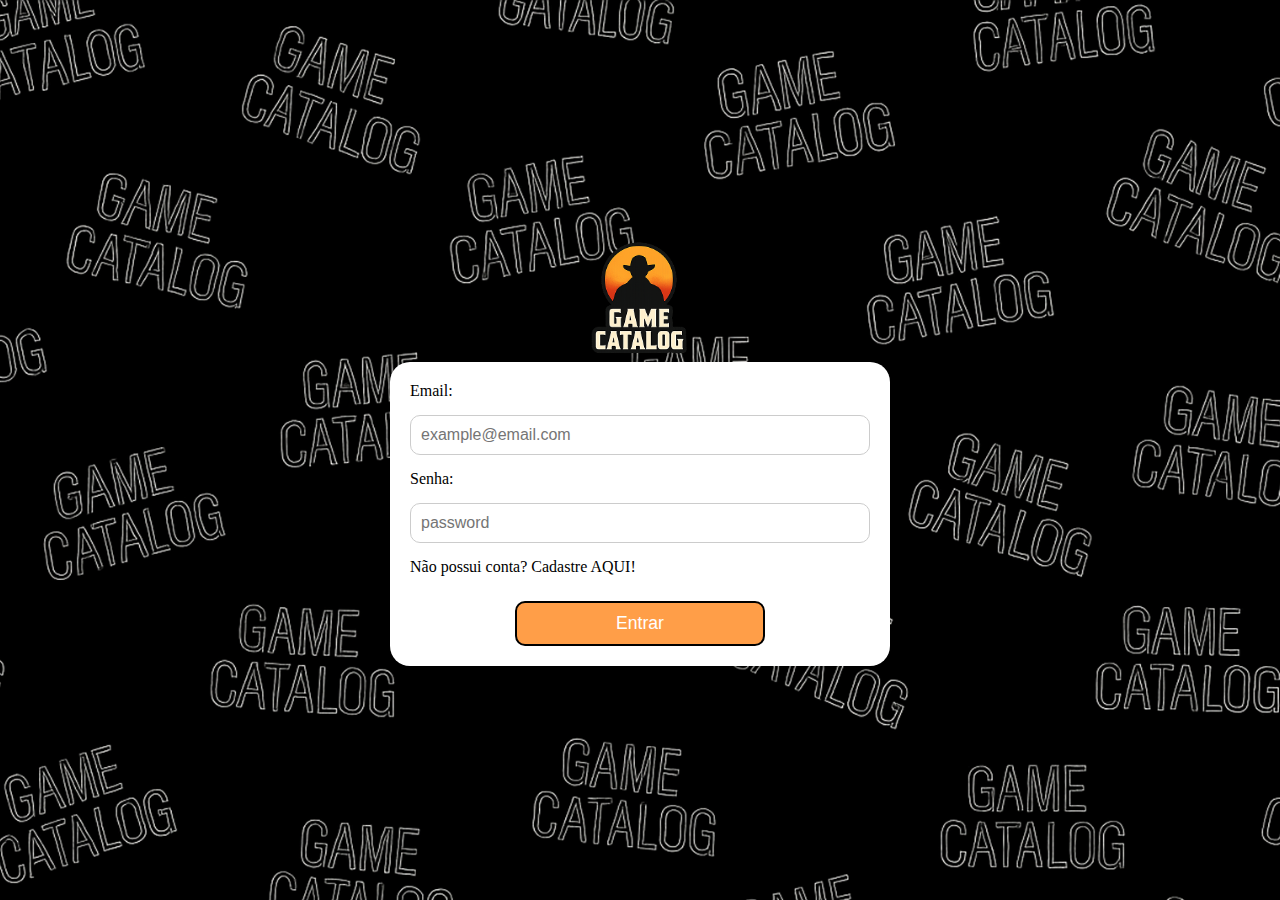
<file: Index.html>
<!DOCTYPE html>
<html lang="en">

<head>
    <meta charset="UTF-8">
    <meta name="viewport" content="width=device-width, initial-scale=1.0">
    <title>Game Catalog Login</title>
    <link rel="stylesheet" href="./Estilos/style.css">
</head>

<body>
    <img src="./img/logo.png" alt="logo" class="logo">
    <main>
        <form action="">
            <p>Email:</p>
            <input type="email" placeholder="example@email.com">
            <p>Senha:</p>
            <input type="password" placeholder="password">
            <p><a href="./Cadastro.html">Não possui conta? Cadastre AQUI!</a></p>
        <button type="submit"><a href="./inicial.html" style="text-decoration: none;">Entrar</a></button>
        </form>
    </main>
</body>

</html>
</file>
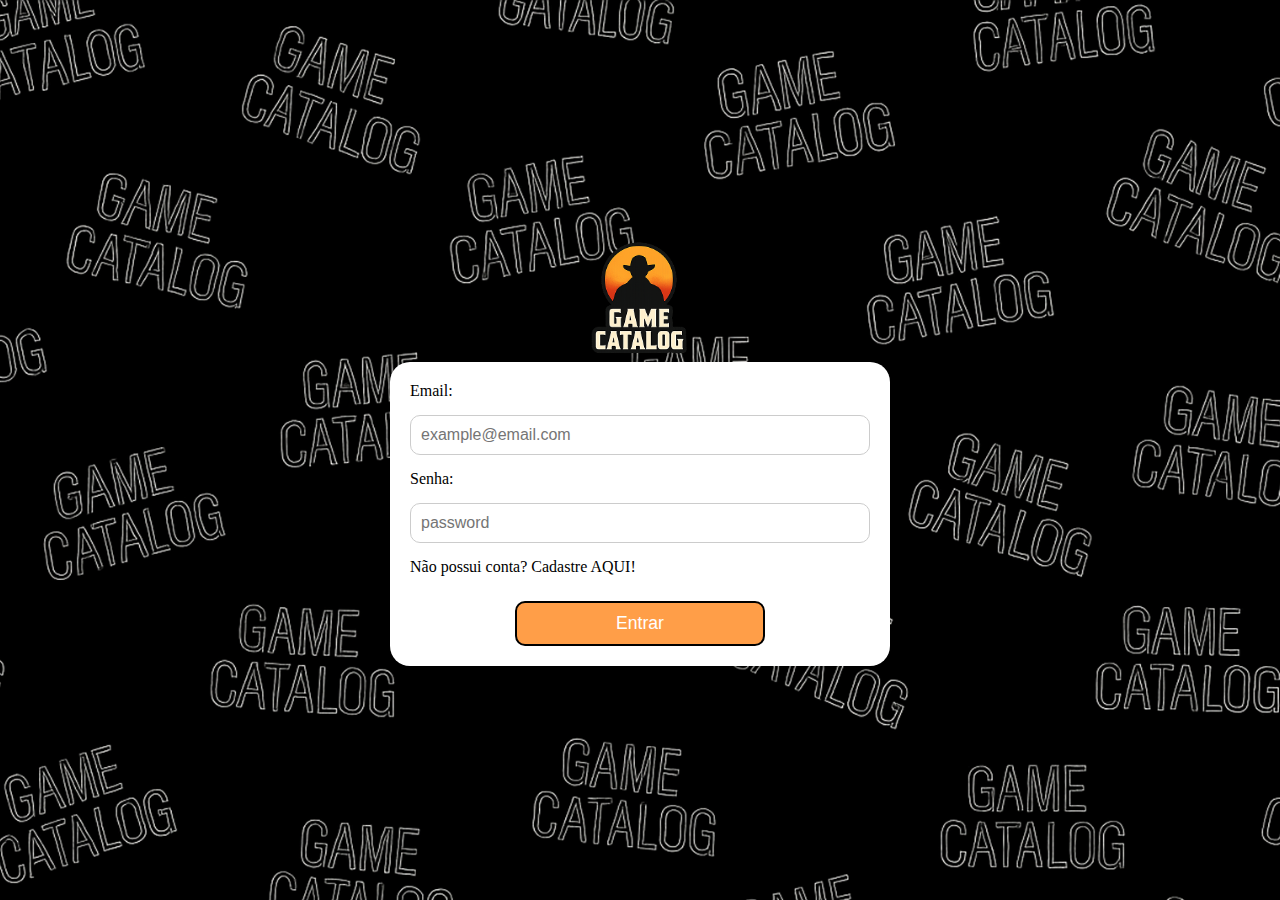
<file: index.html>
<!DOCTYPE html>
<html lang="en">

<head>
    <meta charset="UTF-8">
    <meta name="viewport" content="width=device-width, initial-scale=1.0">
    <title>Game Catalog Login</title>
    <link rel="stylesheet" href="./Estilos/style.css">
</head>

<body>
    <img src="./img/logo.png" alt="logo" class="logo">
    <main>
        <form action="">
            <p>Email:</p>
            <input type="email" placeholder="example@email.com">
            <p>Senha:</p>
            <input type="password" placeholder="password">
            <p><a href="./Cadastro.html">Não possui conta? Cadastre AQUI!</a></p>
            <button type="submit"><a href="./inicial.html" style="text-decoration: none;">Entrar</a></button>
        </form>
    </main>
</body>

</html>
</file>
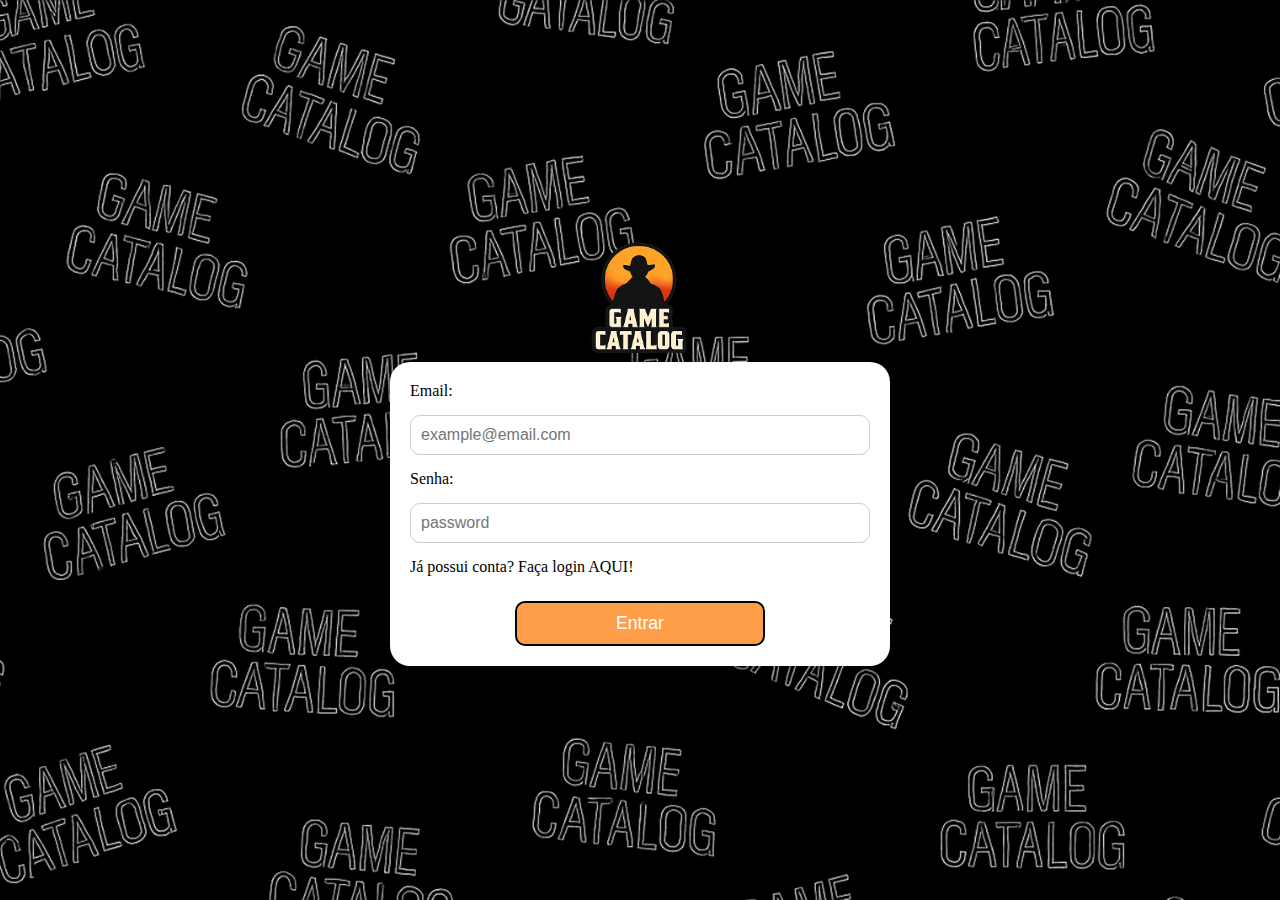
<file: Cadastro.html>
<!DOCTYPE html>
<html lang="en">

<head>
    <meta charset="UTF-8">
    <meta name="viewport" content="width=device-width, initial-scale=1.0">
    <title>Game Catalog Cadastro</title>
    <link rel="stylesheet" href="./Estilos/style.css">
</head>

<body>
    <img src="./img/logo.png" alt="logo" class="logo">
    <main>
        <form action="#">
            <p>Email:</p>
            <input type="email" placeholder="example@email.com" required>
            <p>Senha:</p>
            <input type="password" placeholder="password" required>
            <p><a href="./index.html">Já possui conta? Faça login AQUI!</a></p>
            <button type="submit"><a href="./index.html" style="text-decoration: none;">Entrar</a></button>
        </form>
    </main>
</body>

</html>
</file>
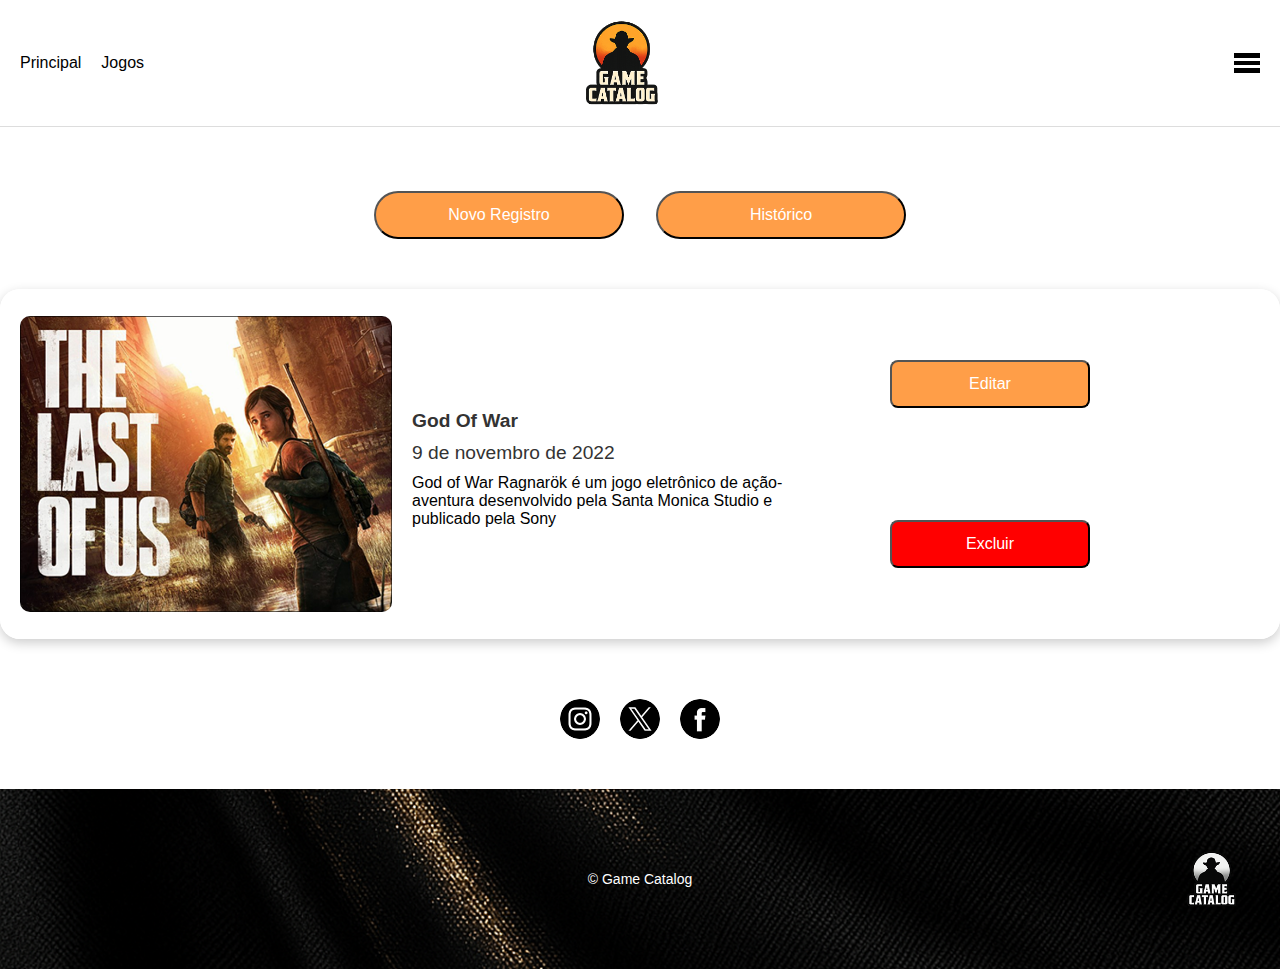
<file: Historico.html>
<!DOCTYPE html>
<html lang="en">

<head>
    <meta charset="UTF-8">
    <meta name="viewport" content="width=device-width, initial-scale=1.0">
    <link rel="stylesheet" href="./Estilos/registro.css">
    <title>Document</title>
</head>

<body>
    <header>
        <section>
            <p>
                <a href="./inicial.html">
                    Principal
                </a>
            </p>
            <p>
                <a href="./Registro.html">
                    Jogos
                </a>
            </p>
        </section>
        <section>
            <img src="./img/logo.png" alt="logo">
        </section>
        <section>
            <section>
                <span></span>
                <span></span>
                <span></span>
            </section>
        </section>
    </header>
    <main>
        <section>
            <a href="./Registro.html"><button>Novo Registro</button></a>
            <a href="./Historico.html" style="color: white; text-decoration: none;"><button>Histórico</button></a>
        </section>

        <section class="container">
            <section>
                <section>
                    <img src="./img/tlou.png" alt="tlou">
                </section>
                <section>
                    <section>
                        <section>
                            <p><b>God Of War</b></p>
                            <p>9 de novembro de 2022</p>
                        </section>
                        <p>
                            God of War Ragnarök é um jogo eletrônico de ação-aventura desenvolvido pela Santa Monica
                            Studio
                            e publicado pela Sony
                        </p>
                    </section>
                </section>
                <section class="botao">
                    <a href="#"><button>Editar</button></a>
                    <a href="#"><button style="background-color: red;">Excluir</button></a>
                </section>
            </section>
        </section>

        <article>
            <section>
                <section>
                    <img src="./img/instagram.png" alt="instagram">
                    <img src="./img/twitter.png" alt="x">
                    <img src="./img/facebook.png" alt="facebook">
                </section>
            </section>
        </article>
    </main>

    <footer>
        <span></span> <!-- espaço vazio para balancear -->
        <p>© Game Catalog</p>
        <img src="./img/logobranca.png" alt="Logo Game Catalog">
    </footer>

</body>

</html>
</file>
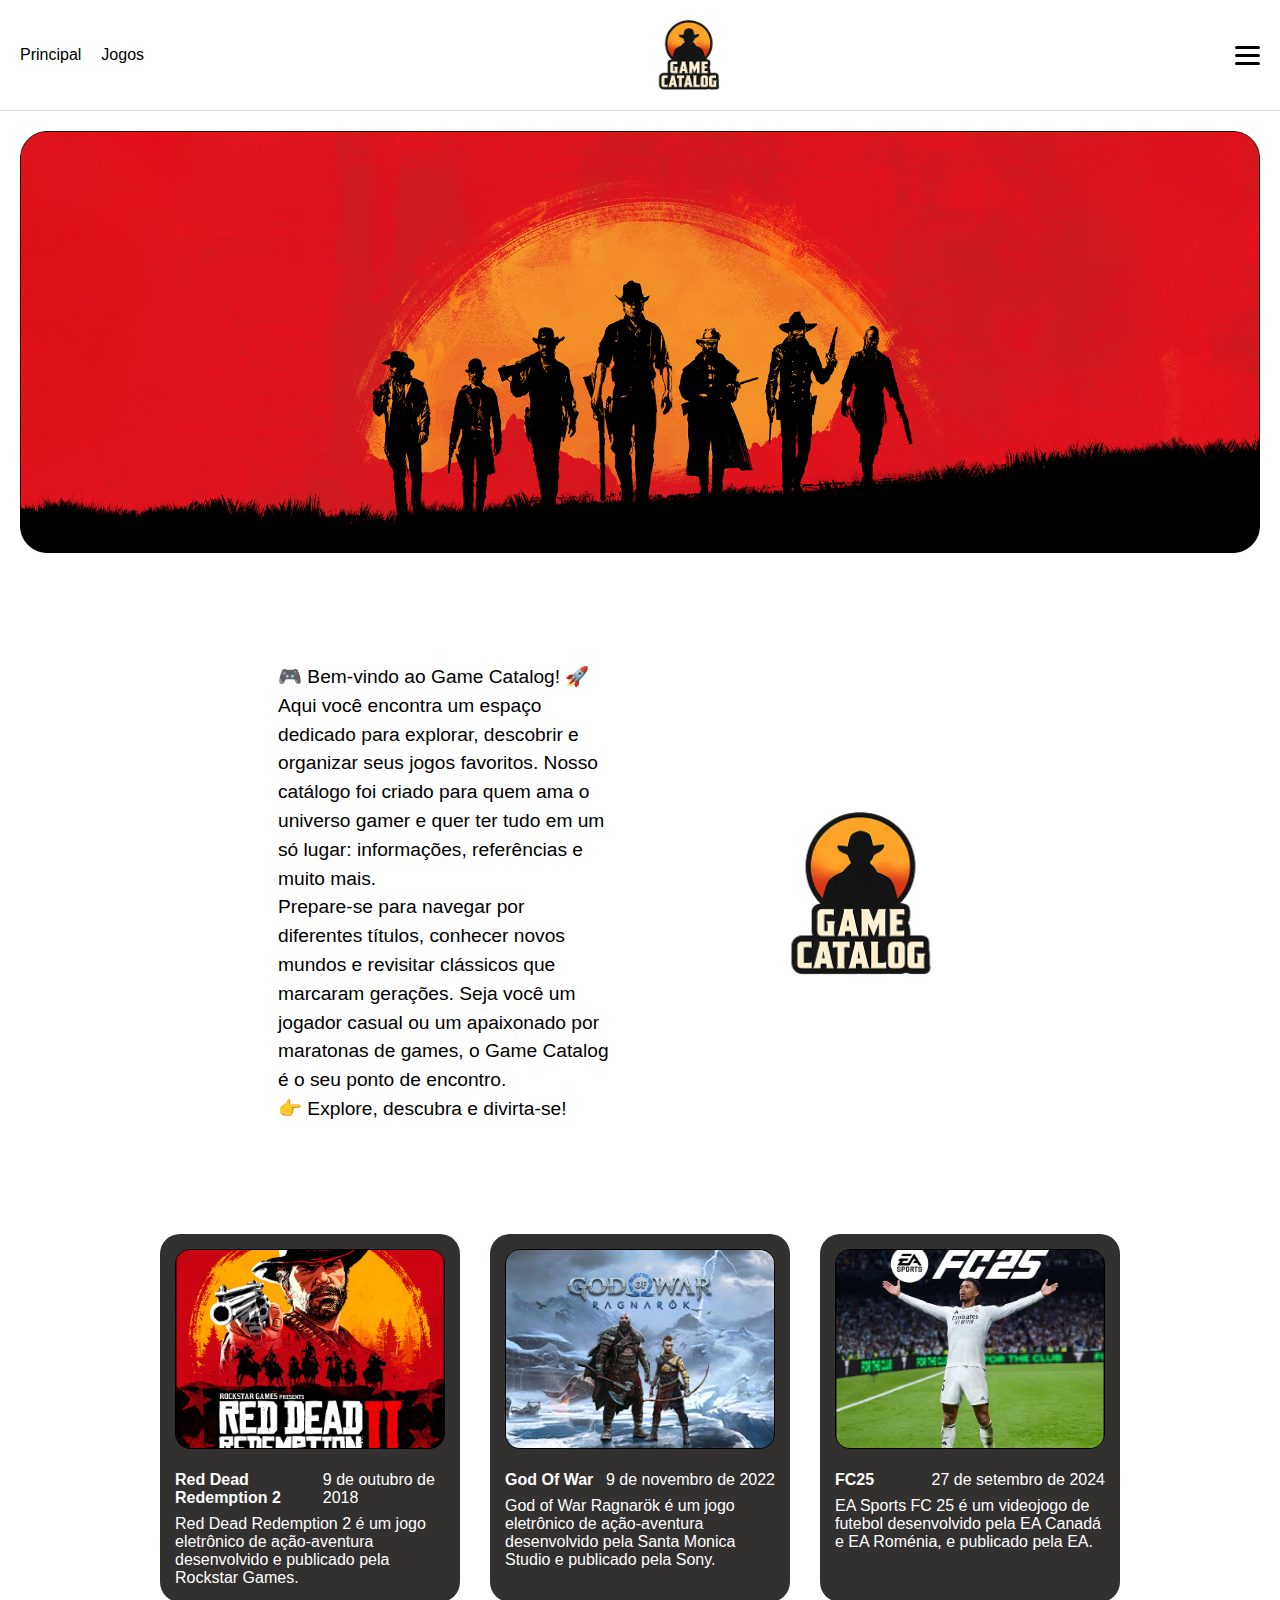
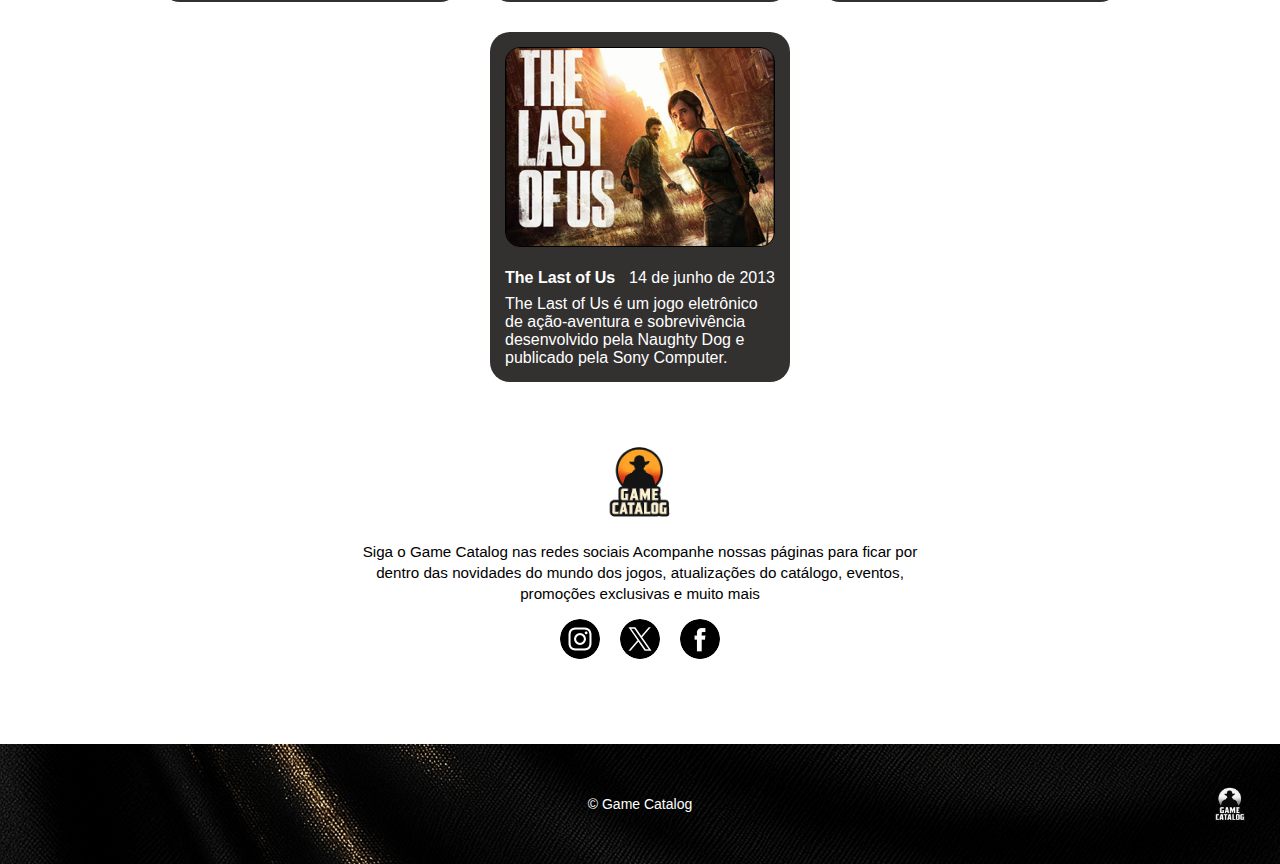
<file: inicial.html>
<!DOCTYPE html>
<html lang="en">

<head>
    <meta charset="UTF-8">
    <meta name="viewport" content="width=device-width, initial-scale=1.0">
    <link rel="stylesheet" href="./Estilos/telas.css">
    <title>Document</title>
</head>

<body>
    <header>
        <section>
            <p>
                <a href="./inicial.html">
                    Principal
                </a>
            </p>
            <p>
                <a href="./Registro.html">
                    Jogos
                </a>
            </p>
        </section>
        <section>
            <img src="./img/logo.png" alt="logo">
        </section>
        <section>
            <section>
                <span></span>
                <span></span>
                <span></span>
            </section>
        </section>
    </header>
    <main>
        <section class="container">
            <img src="./img/fundomain.png" alt="fundomain">
            <article>
                <section>
                    <p>🎮 Bem-vindo ao Game Catalog! 🚀
                        Aqui você encontra um espaço dedicado para explorar, descobrir e organizar seus jogos favoritos.
                        Nosso catálogo foi criado para quem ama o universo gamer e quer ter tudo em um só lugar:
                        informações, referências e muito mais.
                    </p>
                    <p>
                        Prepare-se para navegar por diferentes títulos, conhecer novos mundos e revisitar clássicos que
                        marcaram gerações. Seja você um jogador casual ou um apaixonado por maratonas de games, o Game
                        Catalog é o seu ponto de encontro.
                    </p>
                    <p>
                        👉 Explore, descubra e divirta-se!
                    </p>
                </section>
                <aside>
                    <img src="./img/logo.png" alt="logo">
                </aside>
            </article>

        </section>


        <section class="cards">
            <section>
                <img src="./img/rdr.png" alt="rdr">
                <article>
                    <p><b>Red Dead Redemption 2</b></p>
                    <p>9 de outubro de 2018</p>
                </article>
                <p>Red Dead Redemption 2 é um jogo eletrônico de ação-aventura desenvolvido e publicado pela Rockstar
                    Games.</p>
            </section>

            <section>
                <img src="./img/godofwar.jpg" alt="godofwar">
                <article>
                    <p><b>God Of War</b></p>
                    <p>9 de novembro de 2022</p>
                </article>
                <p>God of War Ragnarök é um jogo eletrônico de ação-aventura desenvolvido pela Santa Monica Studio e
                    publicado pela Sony.</p>
            </section>

            <section>
                <img src="./img/fifa.png" alt="fifa">
                <article>
                    <p><b>FC25</b></p>
                    <p>27 de setembro de 2024</p>
                </article>
                <p>EA Sports FC 25 é um videojogo de futebol desenvolvido pela EA Canadá e EA Roménia, e publicado pela
                    EA.</p>
            </section>

            <section>
                <img src="./img/tlou.png" alt="tlou">
                <article>
                    <p><b>The Last of Us</b></p>
                    <p>14 de junho de 2013</p>
                </article>
                <p>The Last of Us é um jogo eletrônico de ação-aventura e sobrevivência desenvolvido pela Naughty Dog e
                    publicado pela Sony Computer.</p>
            </section>

        </section>


        <article>
            <section>
                <img src="./img/logo.png" alt="logo">
            </section>
            <section>
                <p>Siga o Game Catalog nas redes sociais Acompanhe nossas páginas para ficar por dentro das novidades
                    do mundo dos jogos, atualizações do catálogo, eventos, promoções exclusivas e muito mais</p>
            </section>
            <section>
                <section>
                    <img src="./img/instagram.png" alt="instagram">
                    <img src="./img/twitter.png" alt="x">
                    <img src="./img/facebook.png" alt="facebook">
                </section>
            </section>
        </article>
    </main>

    <footer>
        <span></span> <!-- espaço vazio para balancear -->
        <p>© Game Catalog</p>
        <img src="./img/logobranca.png" alt="Logo Game Catalog">
    </footer>

</body>

</html>
</file>
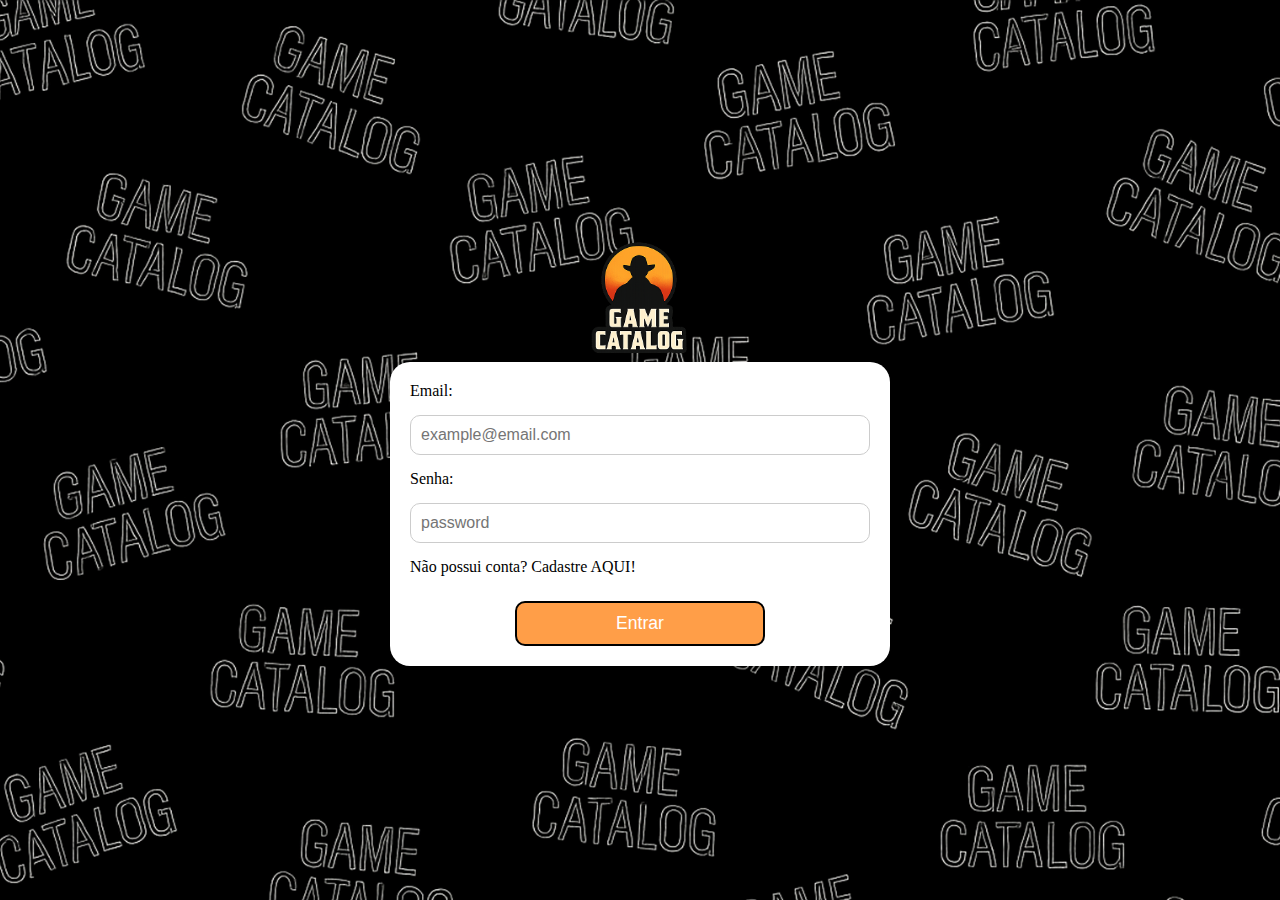
<file: Login.html>
<!DOCTYPE html>
<html lang="en">

<head>
    <meta charset="UTF-8">
    <meta name="viewport" content="width=device-width, initial-scale=1.0">
    <title>Game Catalog Login</title>
    <link rel="stylesheet" href="./Estilos/style.css">
</head>

<body>
    <img src="./img/logo.png" alt="logo" class="logo">
    <main>
        <form action="">
            <p>Email:</p>
            <input type="email" placeholder="example@email.com">
            <p>Senha:</p>
            <input type="password" placeholder="password">
            <p><a href="./Cadastro.html">Não possui conta? Cadastre AQUI!</a></p>
        <button type="submit"><a href="./inicial.html" style="text-decoration: none;">Entrar</a></button>
        </form>
    </main>
</body>

</html>
</file>
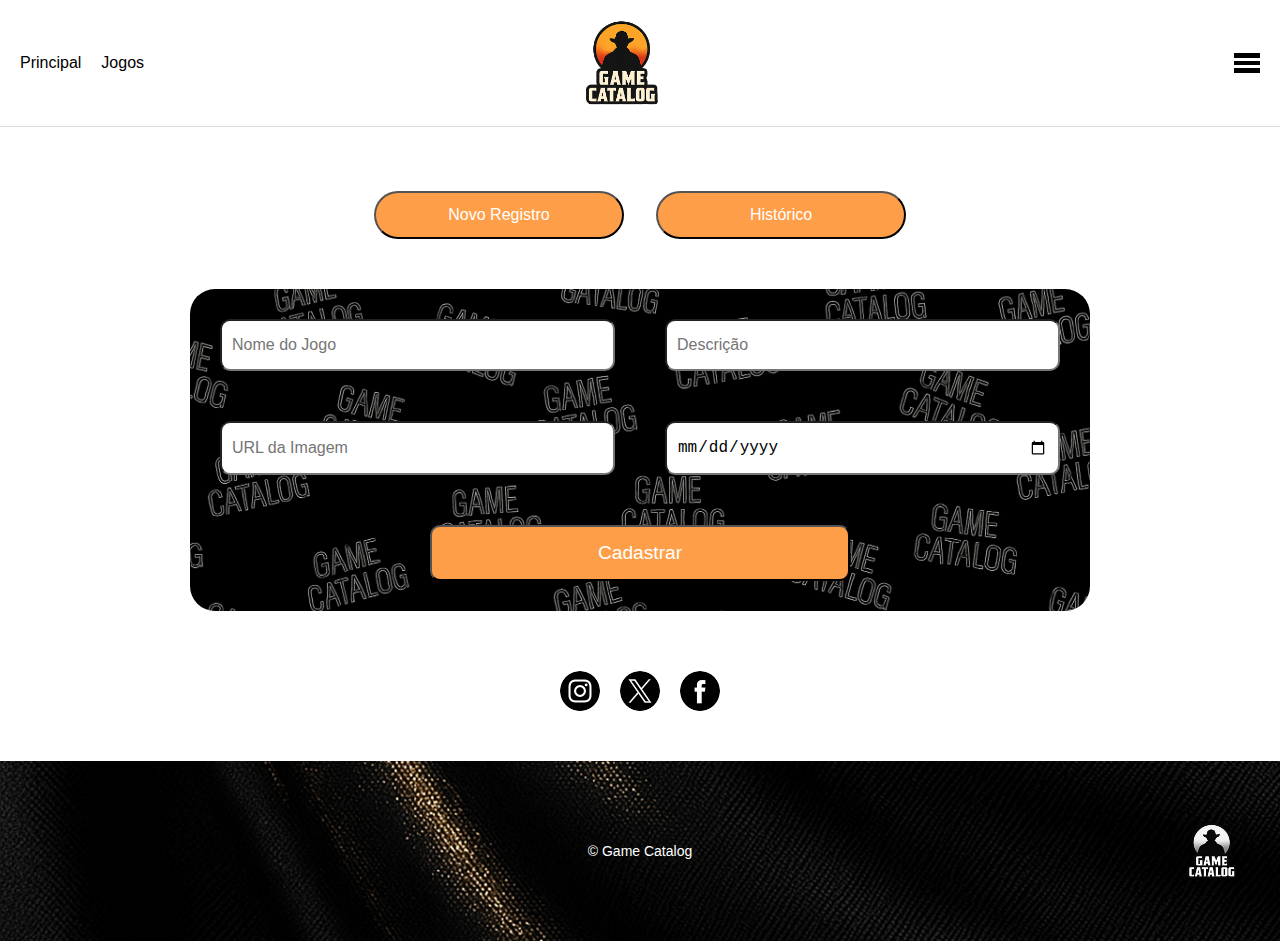
<file: Registro.html>
<!DOCTYPE html>
<html lang="en">

<head>
    <meta charset="UTF-8">
    <meta name="viewport" content="width=device-width, initial-scale=1.0">
    <link rel="stylesheet" href="./Estilos/registro.css">
    <title>Document</title>
</head>

<body>
    <header>
        <section>
            <p>
                <a href="./inicial.html">
                    Principal
                </a>
            </p>
            <p>
                <a href="./Registro.html">
                    Jogos
                </a>
            </p>
        </section>
        <section>
            <img src="./img/logo.png" alt="logo">
        </section>
        <section>
            <section>
                <span></span>
                <span></span>
                <span></span>
            </section>
        </section>
    </header>
    <main>
        <section>
            <a href="./Registro.html"><button>Novo Registro</button></a>
            <a href="./Historico.html" style="color: white; text-decoration: none;"><button>Histórico</button></a>
        </section>

        <form action="">
            <input type="text" placeholder="Nome do Jogo" required>
            <input type="text" placeholder="Descrição" required>
            <input type="text" placeholder="URL da Imagem" required>
            <input type="date" placeholder="Data de Lançamento" required>
            <button type="submit"><a href="#" style="text-decoration: none; color: white;">Cadastrar</a></button>
        </form>

        <article>
            <section>
                <section>
                    <img src="./img/instagram.png" alt="instagram">
                    <img src="./img/twitter.png" alt="x">
                    <img src="./img/facebook.png" alt="facebook">
                </section>
            </section>
        </article>
    </main>

    <footer>
        <span></span>
        <p>© Game Catalog</p>
        <img src="./img/logobranca.png" alt="Logo Game Catalog">
    </footer>

</body>

</html>
</file>
<file: Estilos/style.css>
* {
    box-sizing: border-box;
    margin: 0;
    padding: 0;
}

body {
    margin: 0;
    padding: 0;
    min-height: 100vh;
    width: 100%;
    background-image: url("./../img/fundoLogin.png");
    background-repeat: no-repeat;
    background-size: cover;
    background-position: center;
    background-attachment: fixed;
    display: flex;
    justify-content: center;
    align-items: center;
    flex-direction: column;
    padding: 30px;
}

.logo {
    width: 15vw;
    height: auto;
    min-width: 120px;
    max-width: 220px;
}

main {
    background-color: #FFFFFF;
    width: 50%;
    max-width: 500px;
    min-width: 280px;
    padding: 20px;
    border-radius: 20px;
    display: flex;
    flex-direction: column;
    justify-content: center;
    align-items: center;
    box-shadow: 0px 4px 12px rgba(0, 0, 0, 0.2);
}

main form {
    width: 100%;
    display: flex;
    flex-direction: column;
    justify-content: center;
    gap: 15px;
}

main form input {
    background-color: white;
    border-radius: 10px;
    border: 1px solid #ccc;
    padding: 10px;
    color: black;
    width: 100%;
    font-size: 1rem;
}

main form p {
    margin: 0;
    font-size: 1rem;
    text-align: left;
}

main form p a {
    color: black;
    text-decoration: none;
    transition: 0.2s;
}

main form p a:hover {
    color: #FF9E48;
}

main button {
    background-color: #FF9E48;
    border: solid black 2px;
    padding: 10px;
    width: 60%;
    max-width: 250px;
    border-radius: 10px;
    color: #FFFFFF;
    font-size: 1.1rem;
    cursor: pointer;
    margin: 10px auto 0;
    transition: 0.3s;
}

main button:hover {
    background-color: #ff7f00;
}

main button a {
    text-decoration: none;
    color: white;
    font-size: 1.1rem;
}

main button a:hover {
    color: red;
}


@media (max-width: 768px) {
    main {
        width: 80%;
    }


    main button {
        width: 80%;
    }
}

@media (max-width: 480px) {
    body {
        height: auto;
    }

    main {
        width: 80%;
        border-radius: 15px;
    }


    main form input {
        font-size: 1rem;
    }

    main button {
        width: 100%;
        font-size: 1rem;
    }
}
</file>
<file: Estilos/registro.css>
* {
    padding: 0;
    margin: 0;
    box-sizing: border-box;
}

body {
    font-family: Arial, sans-serif;
    padding: 0;
    margin: 0;
    background-color: #fff;
}

header {
    width: 100%;
    display: flex;
    justify-content: space-between;
    align-items: center;
    padding: 15px 20px;
    background: #fff;
    border-bottom: 1px solid #ddd;
}

header section {
    display: flex;
    align-items: center;
    gap: 20px;
}

header section p>a {
    text-decoration: none;
    color: black;
    font-size: 1rem;
    font-weight: 500;
}

header section p>a:hover {
    color: #FF9E48;
}

header section section {
    display: flex;
    flex-direction: column;
    justify-content: center;
    align-items: center;
    gap: 3px;
    cursor: pointer;
}

header section section span {
    background-color: black;
    width: 2vw;
    height: 0.5vh;
    padding: 1px;
}

header section img {
    width: 50%;
    height: 80%;
    min-height: 80px;
    min-width: 145px;
}


.logo {
    width: 15vw;
    height: 20vh;
}

main {
    width: 100%;
    display: flex;
    justify-content: center;
    align-items: center;
    flex-direction: column;
}

main>section {
    display: flex;
    justify-content: center;
    align-items: center;
    flex-direction: row;
    width: 100%;
    gap: 2rem;
    margin-top: 4rem;
    flex-wrap: wrap;
}

main>section a {
    display: flex;
    justify-content: center;
    align-items: center;
    text-decoration: none;
    color: white;
    flex: 1 1 150px;
    max-width: 250px;
}

main>section a button {
    background-color: #FF9E48;
    color: white;
    width: 100%;
    padding: 0.8rem 1.5rem;
    font-size: 1rem;
    border-radius: 40px;
    cursor: pointer;
    transition: transform 0.2s, box-shadow 0.2s;
}

main>section a button:hover {
    transform: translateY(-3px);
    box-shadow: 0 4px 12px rgba(0, 0, 0, 0.3);
}

main form {
    width: 90%;
    max-width: 900px;
    padding: 30px;
    border-radius: 25px;
    display: grid;
    grid-template-columns: 1fr 1fr;
    grid-gap: 50px;
    background-image: url("./../img/fundoLogin.png");
    background-repeat: repeat;
    background-size: cover;
    box-sizing: border-box;
    margin-top: 50px;
}

main form input {
    width: 100%;
    padding: 15px 10px;
    border-radius: 10px;
    font-size: 1rem;
}

main form button {
    grid-column: span 2;
    background-color: #FF9E48;
    color: white;
    padding: 15px 0;
    font-size: 1.2rem;
    border-radius: 10px;
    cursor: pointer;
    margin-top: 20px;
    transition: transform 0.2s;
    text-decoration: none;
    margin: 0 auto;
    width: 50%;
}

main form button:hover {
    transform: translateY(-4px);
}

main article section {
    margin-top: 30px;
    display: flex;
    justify-content: center;
    gap: 20px;
}

main article section img {
    width: 40px;
    height: 40px;
    cursor: pointer;
}

main>article section section img {
    width: 40px;
    height: 40px;
    border-radius: 50%;
    cursor: pointer;
    transition: 0.3s ease;
}

main article section section>img:hover {
    transform: translateY(-10px);
    box-shadow: 0 8px 16px rgba(0, 0, 0, 0.3);
}


footer {
    position: relative;
    background-image: url("./../img/rodape.png");
    background-repeat: no-repeat;
    background-size: cover;
    width: 100%;
    height: 20vh;
    display: flex;
    justify-content: flex-end;
    align-items: center;
    padding: 0 20px;
    margin-top: 50px;
    box-sizing: border-box;
    color: white;
}

footer p {
    position: absolute;
    left: 50%;
    transform: translateX(-50%);
    margin: 0;
    font-size: 14px;
}

footer img {
    height: 5vw;
    width: auto;
}


.container {
    width: 100%;
    height: auto;
    margin-top: 50px;
    display: flex;
    justify-content: center;
    flex-wrap: wrap;
}

.container>section {
    width: 100%;
    display: flex;
    flex-direction: row;
    background-color: rgba(255, 255, 255, 0.95);
    border-radius: 20px;
    box-shadow: 0 4px 12px rgba(0, 0, 0, 0.2);
    padding: 20px;
    gap: 20px;
    align-items: center;
    flex-wrap: wrap;
    height: auto;
}

.container>section>section {
    width: 30%;
    display: flex;
    justify-content: center;
    align-items: center;
}

.container>section>section img {
    width: 100%;
    height: auto;
    border-radius: 10px;
    object-fit: cover;
}

.container>section>section>section {
    width: 100%;
    display: flex;
    flex-direction: column;
    justify-content: center;
    gap: 10px;
}

.container>section>section>section>section>section {
    display: flex;
    justify-content: space-between;
    width: 100%;
    flex-direction: row;
}

.container>section>section>section>section>p {
    font-size: 1.2rem;
    color: #333;
    margin-top: 10px;
    width: 100%;
}

.botao {
    width: 30%;
    display: flex;
    flex-direction: column;
    gap: 10px;
    justify-content: center;
    align-items: center;
}

.botao a {
    border-radius: 8px;
    cursor: pointer;
    transition: transform 0.2s;
    width: 100%;
}

.botao button {
    background-color: #FF9E48;
    color: white;
    border-radius: 8px;
    cursor: pointer;
    transition: transform 0.2s, box-shadow 0.2s;
    width: 100%;
    max-width: 200px;
    padding: 0.8rem 1rem;
    font-size: 1rem;
}

.botao button:hover {
    transform: translateY(-3px);
    box-shadow: 0 4px 12px rgba(0, 0, 0, 0.3);
}



@media (max-width: 1200px) {
    .container>section {
        flex-direction: column;
        align-items: center;
        text-align: center;
    }

    .container>section>section {
        width: 80%;
    }

    .container>section>section img {
        max-width: 400px;
    }

    .botao {
        width: 60%;
    }
}

@media (max-width: 1024px) {
    main form {
        grid-template-columns: 1fr;
        grid-gap: 20px;
    }

    main form button {
        grid-column: span 1;
        width: 80%;
    }

    header section {
        gap: 40px;
    }
}

@media (max-width: 768px) {
    header {
        flex-wrap: wrap;
        justify-content: space-between;
    }

    header section p {
        display: none;
    }

    header section {
        justify-content: center;
        gap: 10px;
    }

    main>section {
        flex-direction: column;
        height: auto;
        gap: 20px;
    }

    main section a {
        width: 80%;
    }

    main section a button {
        width: 100%;
    }

    .container>section>section {
        width: 100%;
    }

    .botao {
        width: 80%;
    }
}

@media (max-width: 480px) {
    header section img {
        height: 50px;
    }

    .container>section {
        padding: 15px;
        gap: 15px;
    }

    .container>section>section img {
        max-width: 100%;
    }

    .botao button {
        width: 100%;
    }

    footer {
        flex-direction: column;
        justify-content: center;
        text-align: center;
        height: auto;
        padding: 20px;
        gap: 10px;
    }

    footer img {
        display: none;
    }
}

@media (max-width: 350px) {
    header section img {
        display: none;
    }

    .botao {
        width: 100%;
    }

    footer img {
        display: none;
    }
}
</file>
<file: Estilos/telas.css>
* {
    padding: 0;
    margin: 0;
    box-sizing: border-box;
}

body {
    font-family: Arial, sans-serif;
    padding: 0;
    margin: 0;
    background-color: #fff;
}

header {
    width: 100%;
    display: flex;
    justify-content: space-between;
    align-items: center;
    padding: 15px 20px;
    background: #fff;
    border-bottom: 1px solid #ddd;
}

header section {
    display: flex;
    align-items: center;
    gap: 20px;
}

header section p>a {
    text-decoration: none;
    color: black;
    font-size: 1rem;
    font-weight: 500;
}

header section p>a:hover {
    color: #FF9E48;
}

header section img {
    height: 5rem;
    width: auto;
}

header section section {
    display: flex;
    flex-direction: column;
    gap: 5px;
    cursor: pointer;
}

header section section span {
    background-color: black;
    width: 25px;
    height: 3px;
    border-radius: 2px;
}

main {
    display: flex;
    flex-direction: column;
    align-items: center;
    padding: 20px;
}

.container {
    display: flex;
    justify-content: center;
    align-items: center;
    flex-direction: column;
}

.container img {
    width: 100%;
    border-radius: 10px;
}

.container article {
    width: 60%;
    margin: 100px 0;
    padding: 10px;
    display: flex;
    justify-content: center;
    align-items: center;
    flex-direction: row;
    gap: 30px;
}

.container article p {
    font-size: 1.2rem;
    line-height: 1.5;
    text-align: left;
    width: 80%;
}

.container>article>aside {
    width: 50%;
    display: flex;
    justify-content: center;
    align-items: center;
    border: none;
}

.container>article>aside img {
    width: 280px;
    height: auto;
}

.cards {
    display: flex;
    flex-wrap: wrap;
    justify-content: center;
    gap: 30px;
    width: 100%;
    max-width: 1200px;
}

.cards section {
    background-color: #333030;
    border-radius: 20px;
    padding: 15px;
    width: 300px;
    transition: 0.3s ease;
}

.cards section:hover {
    transform: translateY(-8px);
    box-shadow: 0 6px 12px rgba(0, 0, 0, 0.25);
}

.cards section img {
    width: 100%;
    height: 200px;
    object-fit: cover;
    border-radius: 15px;
    border: solid black 1px;
}

.cards section article {
    display: flex;
    justify-content: space-between;
    align-items: center;
    margin-top: 10px;
}

.cards section article p,
.cards section>p {
    color: white;
    font-size: 1rem;
    margin-top: 8px;
}

main>article {
    margin-top: 60px;
    text-align: center;
}

main>article p {
    max-width: 600px;
    margin: 0 auto;
    font-size: 0.95rem;
    line-height: 1.4;
}

main>article section img {
    width: 120px;
    margin-bottom: 15px;
}

main>article section section {
    display: flex;
    justify-content: center;
    gap: 20px;
    margin-top: 15px;
}

main>article section section img {
    width: 40px;
    height: 40px;
    border-radius: 50%;
    cursor: pointer;
    transition: 0.3s ease;
}

main article section section img:hover {
    transform: translateY(-5px);
    box-shadow: 0 6px 12px rgba(0, 0, 0, 0.3);
}

footer {
    background-image: url("./../img/rodape.png");
    background-repeat: no-repeat;
    background-size: cover;
    width: 100%;
    height: 120px;
    display: flex;
    justify-content: flex-end;
    align-items: center;
    padding: 0 20px;
    color: white;
    position: relative;
    margin-top: 50px;
}

footer p {
    position: absolute;
    left: 50%;
    transform: translateX(-50%);
    margin: 0;
    font-size: 14px;
    text-align: center;
}

footer img {
    height: 40px;
    width: auto;
}

@media (max-width: 1024px) {
    .cards {
        gap: 20px;
    }

    .cards section {
        width: 45%;
    }

    .container article {
        flex-direction: column;
        width: 90%;
    }

    .container article p {
        width: 100%;
        text-align: justify;
    }

    .container>article>aside {
        display: none;
    }
}

@media (max-width: 760px) {
    header section p {
        display: none;
    }
}

@media (max-width: 768px) {
    header {
        flex-wrap: wrap;
        justify-content: space-between;
    }

    header section {
        justify-content: center;
        gap: 10px;
    }

    .cards section {
        width: 80%;
    }

    main>article p {
        width: 80%;
    }
}

@media (max-width: 480px) {
    header section img {
        height: 50px;
    }

    .cards section {
        width: 95%;
    }
}


@media (max-width: 350px) {
    header section img {
        display: none;
    }

    footer img {
        display: none;
    }
}
</file>
